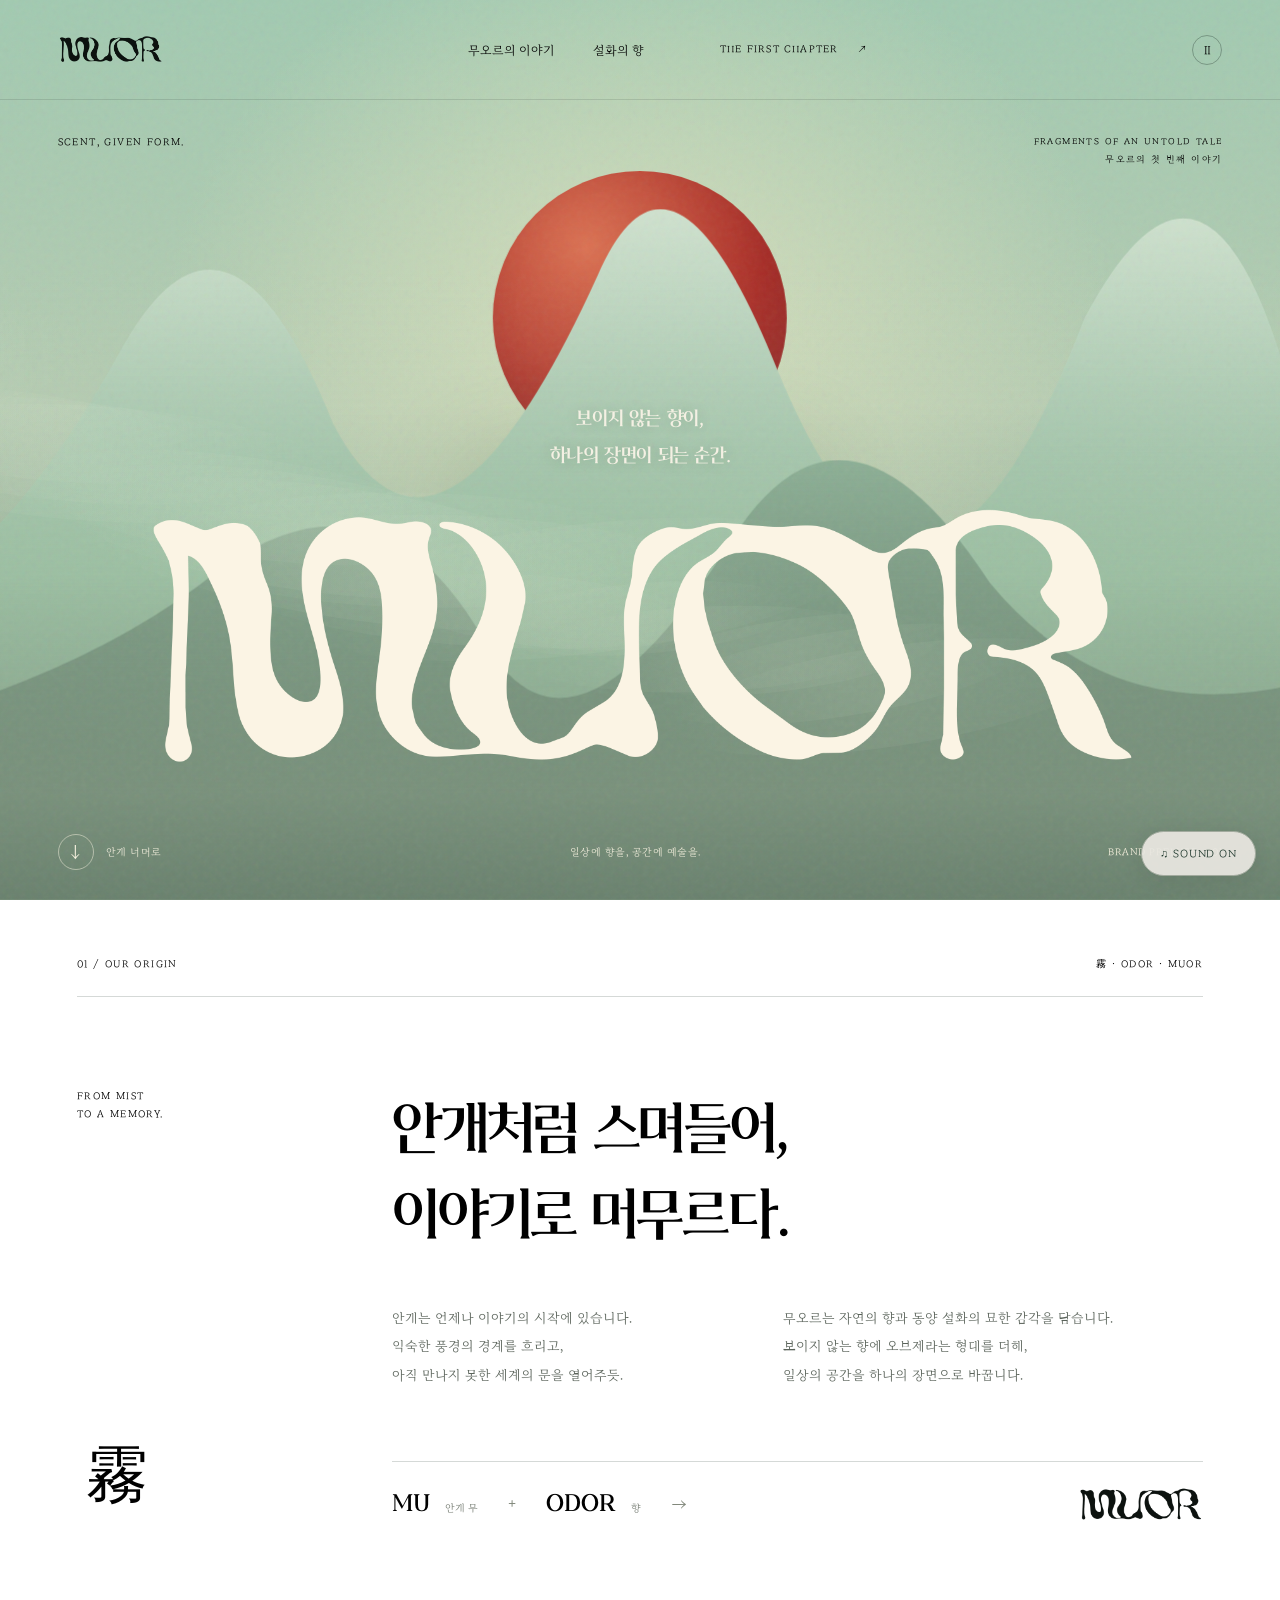
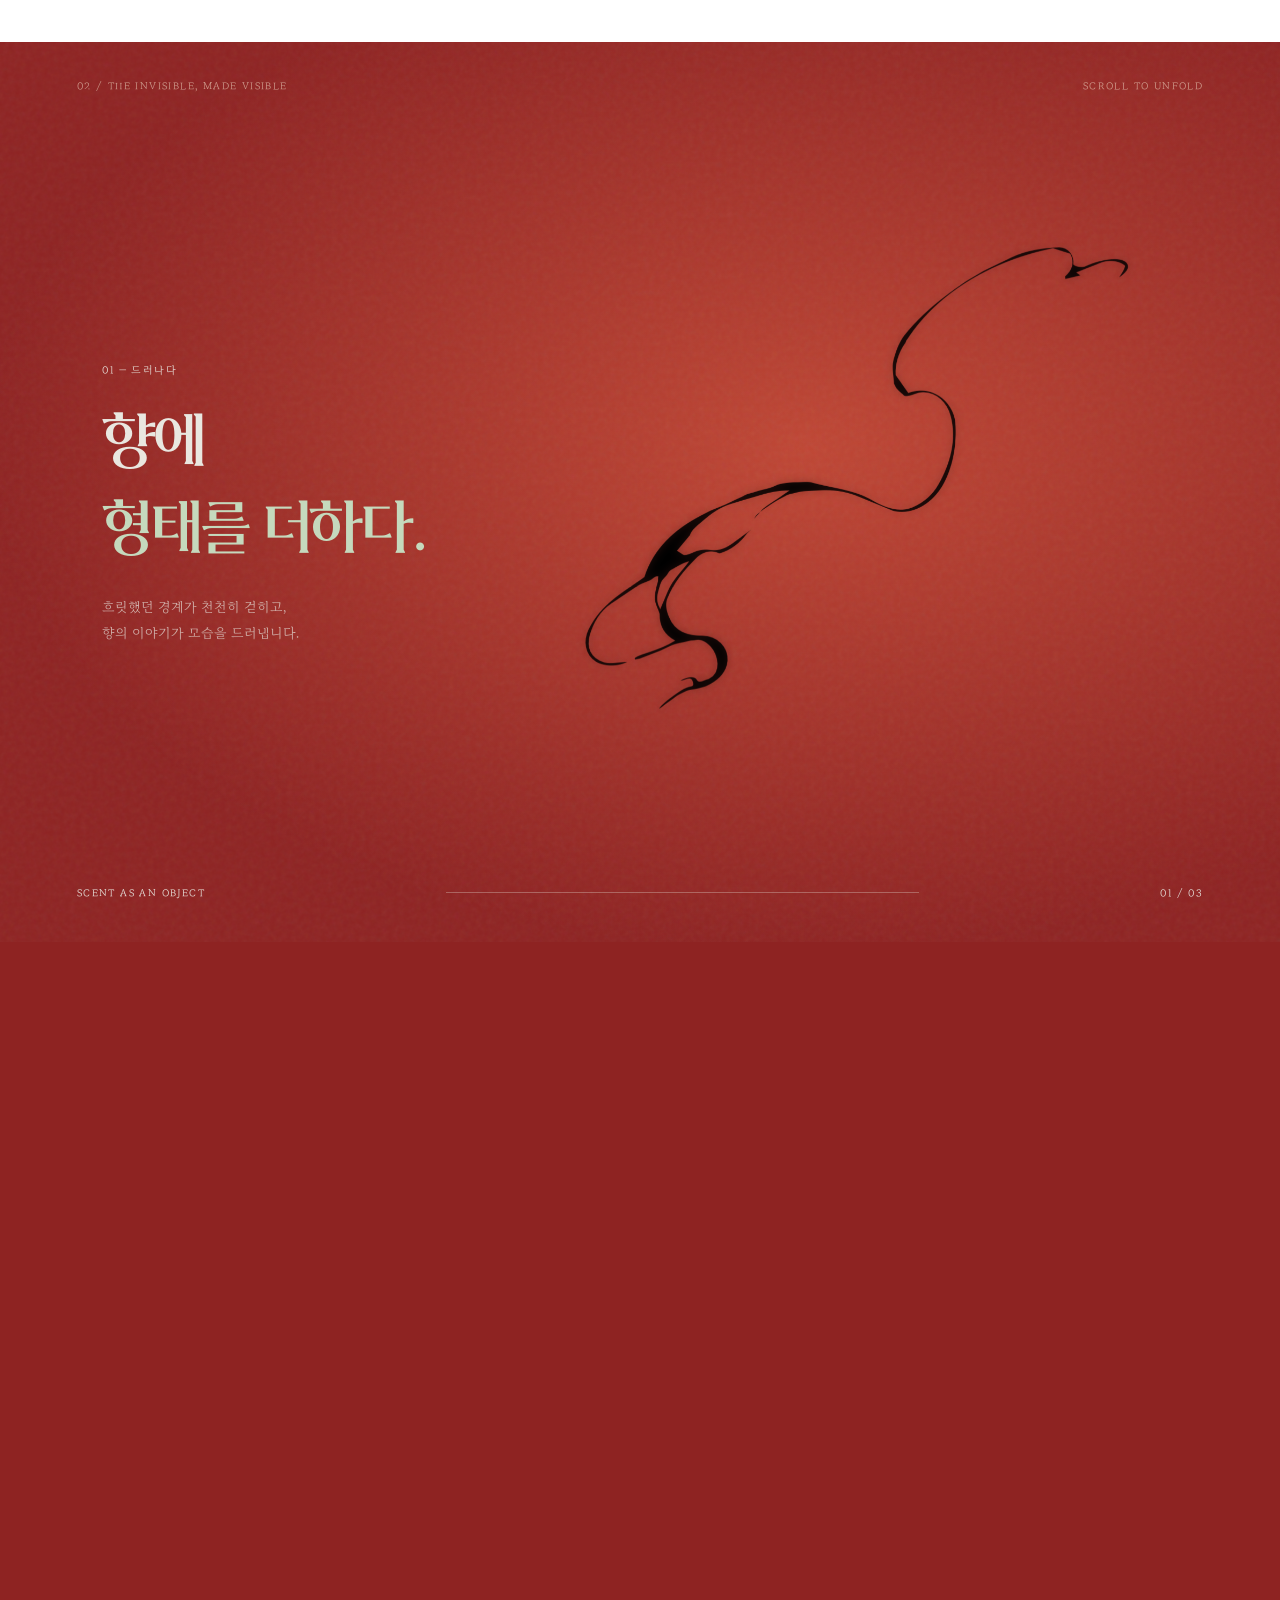
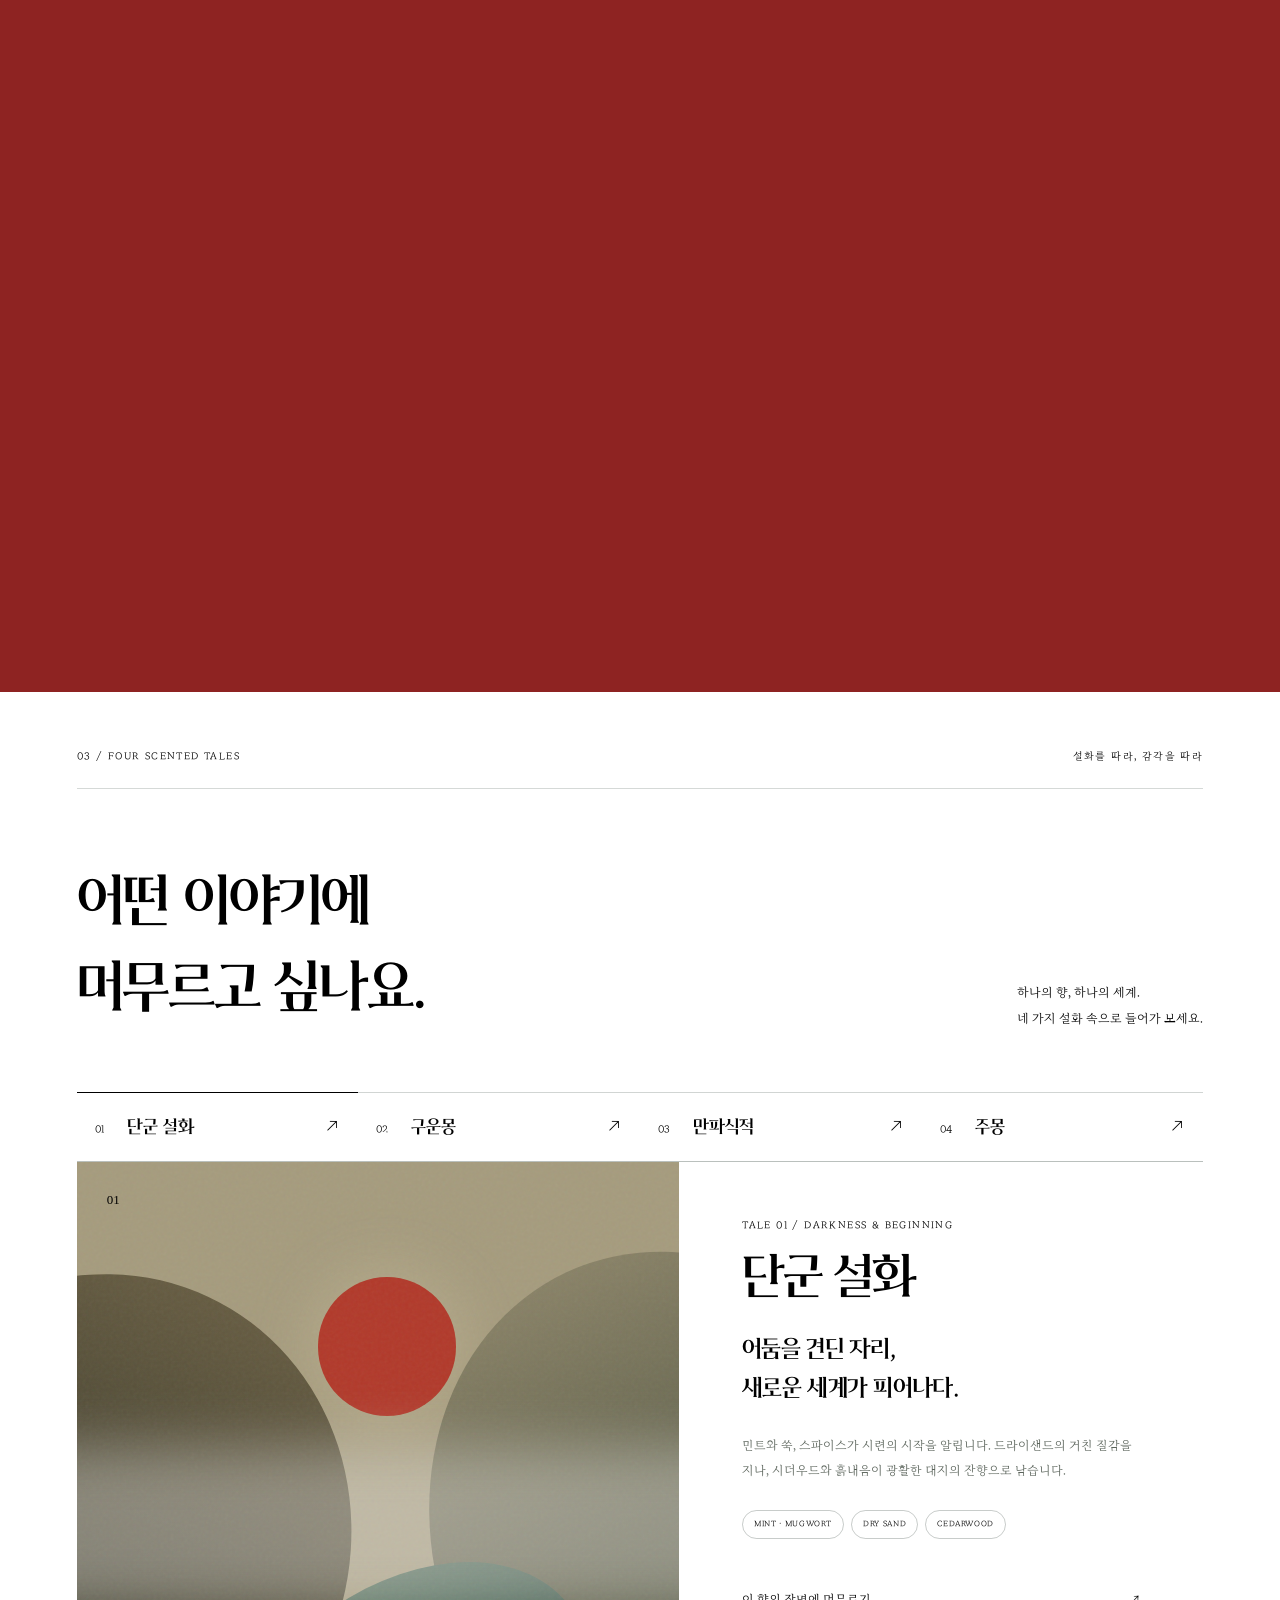
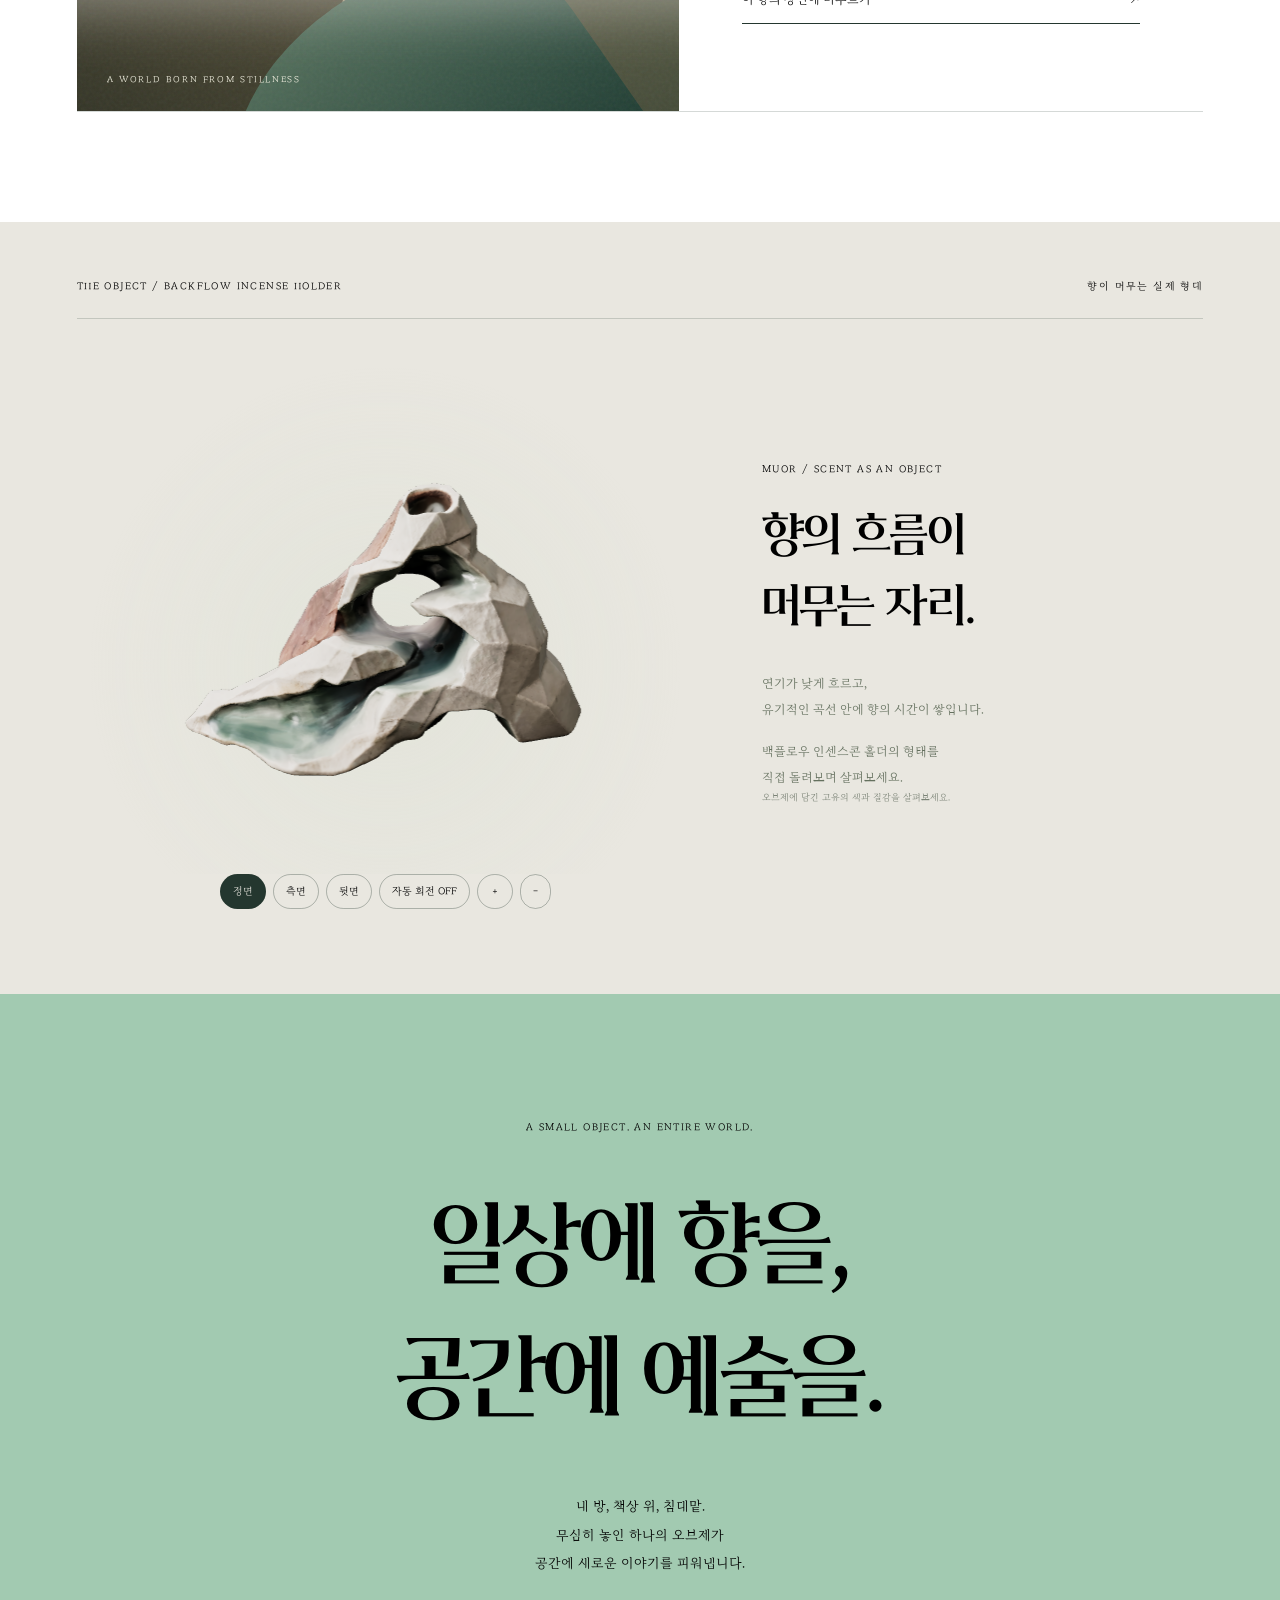
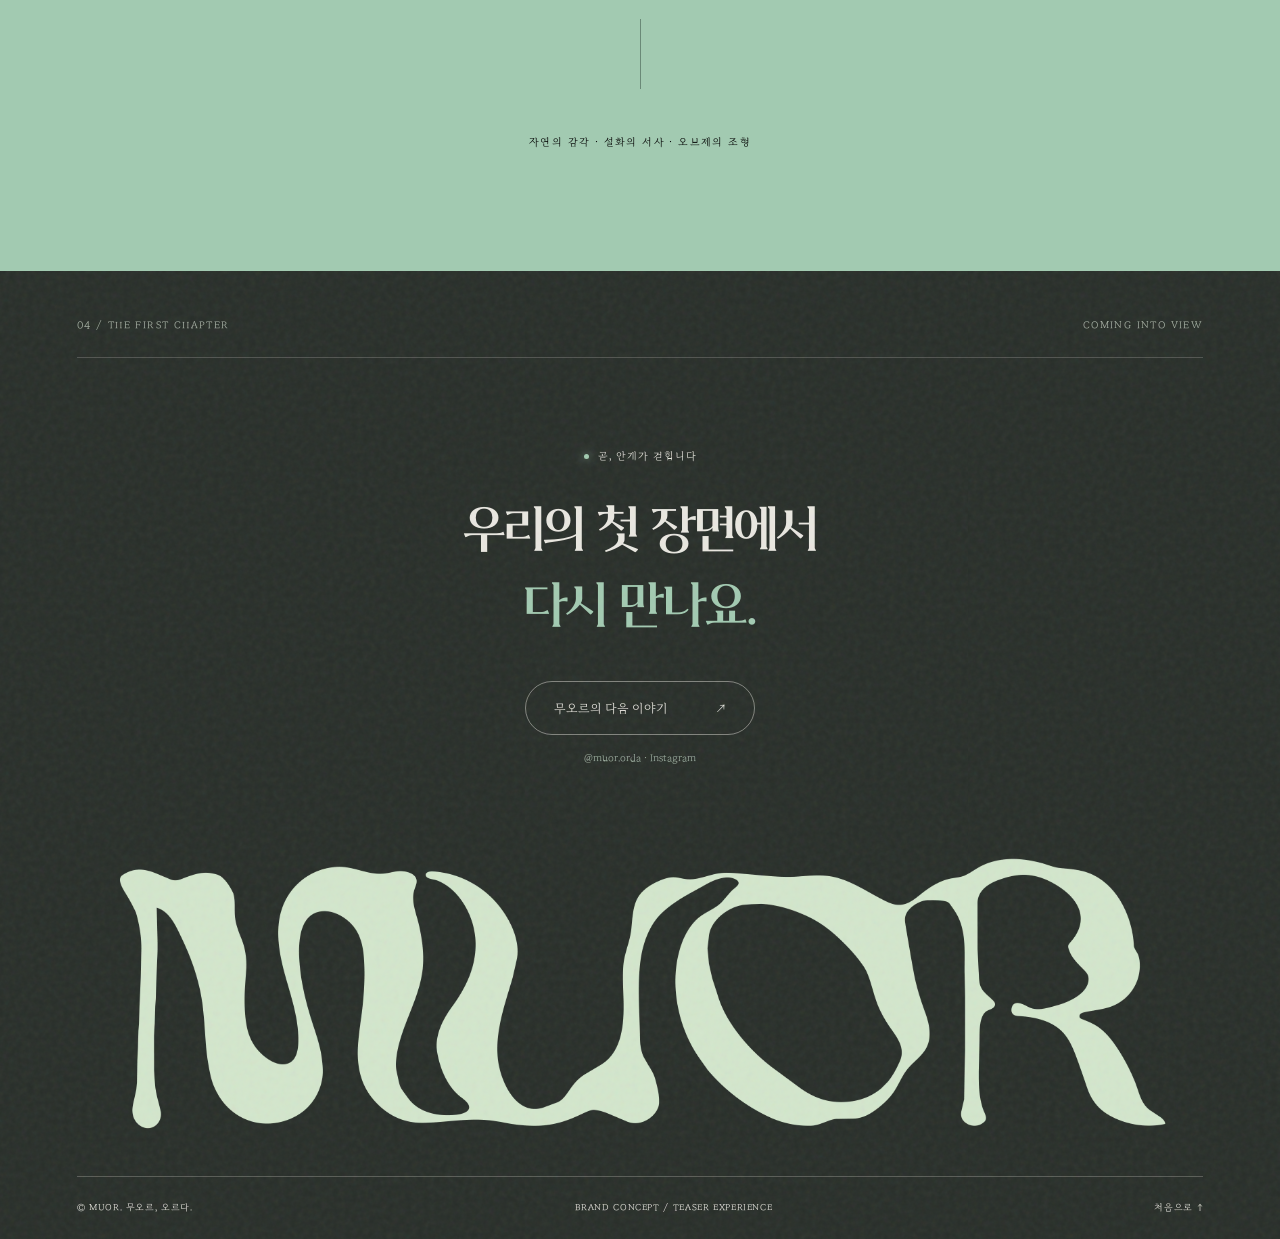
<file: MUOR_Cloudflare_GitHub/public/index.html>
<!DOCTYPE html>
<html lang="ko">
<head>
<meta charset="utf-8"><meta name="viewport" content="width=device-width, initial-scale=1">
<meta name="theme-color" content="#a2cab1"><meta name="description" content="일상에 향을, 공간에 예술을. 안개와 설화로부터 피어나는 무오르의 첫 번째 이야기.">
<title>MUOR · 무오르 — 안개 너머의 감각</title>
<link rel="stylesheet" href="style.css">
<link rel="stylesheet" href="original-refinement.css"><link rel="stylesheet" href="typography.css"></head>
<body>
<a class="skip" href="#story">브랜드 이야기로 바로가기</a>
<header><a class="brand" href="#home" aria-label="MUOR 처음으로"><img src="assets/muor-logo.png" alt="MUOR"></a><nav aria-label="주 메뉴"><a href="#story">무오르의 이야기</a><a href="#collection">설화의 향</a><a href="#opening" class="nav-open">THE FIRST CHAPTER <span>↗</span></a></nav><button class="motion" aria-label="애니메이션 일시 정지" aria-pressed="false">Ⅱ</button></header>
<main>
<section id="home" class="hero">
 <div class="hero-top"><span>SCENT, GIVEN FORM.</span><span>FRAGMENTS OF AN UNTOLD TALE<br>무오르의 첫 번째 이야기</span></div>
 <div class="hero-art" aria-hidden="true">
  <div class="orb"></div><div class="orb-shadow"></div>
  <svg class="landscape" viewBox="0 0 1440 850" preserveAspectRatio="xMidYMid slice"><defs><linearGradient id="jade" x1="0" y1="0" x2="0" y2="1"><stop stop-color="#d0e2cf"/><stop offset=".53" stop-color="#8fb89b"/><stop offset="1" stop-color="#325d4c"/></linearGradient><linearGradient id="deep" x2="0" y2="1"><stop stop-color="#88ac92"/><stop offset="1" stop-color="#16392e"/></linearGradient></defs><path class="hill back" fill="url(#jade)" d="M-150 840V600Q60 640 230 330Q330 150 430 400Q530 590 680 260Q750 100 850 350Q990 690 1140 300Q1260 75 1340 390Q1430 640 1600 430V850Z"/><path class="hill front" fill="url(#deep)" d="M-100 850V710Q170 660 320 540Q470 430 570 600Q650 750 800 520Q910 335 1050 550Q1210 745 1500 580V850Z"/></svg>
  <canvas id="mist"></canvas><div class="mist-veil"></div>
 </div>
 <div class="hero-title"><p>보이지 않는 향이,<br>하나의 장면이 되는 순간.</p><h1><img src="assets/muor-logo.png" alt="MUOR · 무오르"></h1></div>
 <div class="hero-bottom"><a class="discover" href="#story"><span class="circle">↓</span> 안개 너머로</a><span>일상에 향을, 공간에 예술을.</span><span class="edition">BRAND PRELUDE — 01</span></div>
</section>
<section class="story" id="story">
 <div class="section-meta"><span>01 / OUR ORIGIN</span><span>霧 · ODOR · MUOR</span></div>
 <div class="story-grid"><div class="story-aside"><span class="tiny">FROM MIST<br>TO A MEMORY.</span><div class="seal">霧</div></div><div><h2 class="reveal">안개처럼 스며들어,<br>이야기로 <em>머무르다.</em></h2><div class="story-copy reveal"><p>안개는 언제나 이야기의 시작에 있습니다.<br>익숙한 풍경의 경계를 흐리고,<br>아직 만나지 못한 세계의 문을 열어주듯.</p><p>무오르는 자연의 향과 동양 설화의 묘한 감각을 담습니다.<br>보이지 않는 향에 오브제라는 형태를 더해,<br>일상의 공간을 하나의 장면으로 바꿉니다.</p></div><div class="etymology reveal"><span>MU <small>안개 무</small></span><b>+</b><span>ODOR <small>향</small></span><b>→</b><img src="assets/muor-logo.png" alt="MUOR"></div></div></div>
</section>
<section class="ritual" id="ritual" aria-label="스크롤로 펼쳐지는 향의 장면">
 <div class="ritual-sticky"><div class="ritual-grain"></div><div class="ritual-head"><span>02 / THE INVISIBLE, MADE VISIBLE</span><span>SCROLL TO UNFOLD</span></div>
 <div class="ritual-ring ring-one"></div><div class="ritual-ring ring-two"></div>
 <div class="graphic-dispersal" aria-hidden="true"><img class="sculpture flow-main" src="assets/clearing-graphic.jpeg" alt=""><img class="flow-echo" src="assets/clearing-graphic.jpeg" alt=""></div>
 <div class="ritual-text"><span class="tiny" id="ritual-label">01 — 드러나다</span><h2 id="ritual-title">향에<br><em>형태를 더하다.</em></h2><p id="ritual-description">흐릿했던 경계가 천천히 걷히고,<br>향의 이야기가 모습을 드러냅니다.</p></div><div class="ritual-footer"><span>SCENT AS AN OBJECT</span><div class="ritual-track"><i></i></div><span id="ritual-count">01 / 03</span></div>
 </div>
</section>
<section class="collection" id="collection">
 <div class="section-meta"><span>03 / FOUR SCENTED TALES</span><span>설화를 따라, 감각을 따라</span></div>
 <div class="collection-heading reveal"><h2>어떤 이야기에<br><em>머무르고 싶나요.</em></h2><p>하나의 향, 하나의 세계.<br>네 가지 설화 속으로 들어가 보세요.</p></div>
 <div class="scent-tabs" role="tablist" aria-label="설화 컬렉션"><button role="tab" aria-selected="true" aria-controls="scent-panel" id="tab-0" data-scent="0"><small>01</small> 단군 설화 <span>↗</span></button><button role="tab" aria-selected="false" aria-controls="scent-panel" id="tab-1" data-scent="1" tabindex="-1"><small>02</small> 구운몽 <span>↗</span></button><button role="tab" aria-selected="false" aria-controls="scent-panel" id="tab-2" data-scent="2" tabindex="-1"><small>03</small> 만파식적 <span>↗</span></button><button role="tab" aria-selected="false" aria-controls="scent-panel" id="tab-3" data-scent="3" tabindex="-1"><small>04</small> 주몽 <span>↗</span></button></div>
 <div class="scent-panel" id="scent-panel" role="tabpanel" aria-labelledby="tab-0"><div class="scent-visual" data-scene="1"><span class="scene-number" aria-hidden="true">01</span><div class="scene-sun"></div><div class="scene-ridge ridge-a"></div><div class="scene-ridge ridge-b"></div><div class="scene-ridge ridge-c"></div><div class="scene-water"></div><div class="scene-fog"></div><span class="scene-caption">A WORLD BORN FROM STILLNESS</span></div><div class="scent-details" aria-live="polite"><span class="tiny" id="scent-eyebrow">TALE 01 / DARKNESS & BEGINNING</span><h3 id="scent-name">단군 설화</h3><p class="scent-poem" id="scent-poem">어둠을 견딘 자리,<br>새로운 세계가 피어나다.</p><p id="scent-description">민트와 쑥, 스파이스가 시련의 시작을 알립니다. 드라이샌드의 거친 질감을 지나, 시더우드와 흙내음이 광활한 대지의 잔향으로 남습니다.</p><div class="notes" id="scent-notes"><span>MINT · MUGWORT</span><span>DRY SAND</span><span>CEDARWOOD</span></div><button class="text-button" id="enter-ritual">이 향의 장면에 머무르기 <span>↗</span></button></div></div>
</section>
<section class="original-object" id="original-object"><div class="section-meta"><span>THE OBJECT / BACKFLOW INCENSE HOLDER</span><span>향이 머무는 실제 형태</span></div><div class="original-object-grid"><div class="stl-stage"><div id="stl-viewer" tabindex="0" role="img" aria-label="무오르 백플로우 인센스 홀더 3D. 드래그 또는 방향키로 회전"><span class="stl-status">오브제를 불러오는 중</span></div><div class="stl-controls"><button data-angle="0" class="active">정면</button><button data-angle="1.5708">측면</button><button data-angle="3.14159">뒷면</button><button id="stl-auto" aria-pressed="false">자동 회전 OFF</button><button id="stl-plus" aria-label="모델 확대">＋</button><button id="stl-minus" aria-label="모델 축소">−</button></div></div><div class="stl-copy"><span class="tiny">MUOR / SCENT AS AN OBJECT</span><h2>향의 흐름이<br><em>머무는 자리.</em></h2><p>연기가 낮게 흐르고,<br>유기적인 곡선 안에 향의 시간이 쌓입니다.</p><p>백플로우 인센스콘 홀더의 형태를<br>직접 돌려보며 살펴보세요.</p><small>오브제에 담긴 고유의 색과 질감을 살펴보세요.</small></div></div></section>
<section class="manifesto"><span class="tiny">A SMALL OBJECT. AN ENTIRE WORLD.</span><h2 class="reveal">일상에 <em>향</em>을,<br>공간에 <em>예술</em>을.</h2><p>내 방, 책상 위, 침대맡.<br>무심히 놓인 하나의 오브제가<br>공간에 새로운 이야기를 피워냅니다.</p><div class="manifesto-rule"></div><span class="tiny">자연의 감각 · 설화의 서사 · 오브제의 조형</span></section>
<section class="opening" id="opening"><div class="section-meta"><span>04 / THE FIRST CHAPTER</span><span>COMING INTO VIEW</span></div><div class="opening-main"><span class="status"><i></i> 곧, 안개가 걷힙니다</span><h2>우리의 첫 장면에서<br><em>다시 만나요.</em></h2><a class="opening-link" href="https://www.instagram.com/muor.orda/" target="_blank" rel="noopener noreferrer">무오르의 다음 이야기 <span>↗</span></a><p>@muor.orda · Instagram</p></div><img class="footer-logo" src="assets/muor-logo.png" alt="MUOR"><footer><span>© MUOR. 무오르, 오르다.</span><span>BRAND CONCEPT / TEASER EXPERIENCE</span><a href="#home">처음으로 ↑</a></footer></section>
</main>
<dialog id="immersive" aria-labelledby="immersive-title"><div class="immersive-bg"></div><button id="close-immersive" aria-label="향의 장면 닫기">닫기 ×</button><span class="tiny">A MOMENT WITH MUOR</span><h2 id="immersive-title">구운몽</h2><p id="immersive-copy">꿈의 끝에서, 비로소 선명해지는 것들.</p><div class="breath-orb" aria-hidden="true"></div><p class="breath-guide">잠시, 천천히.<br><small>피어오르는 향의 흐름에 시선을 맡겨보세요.</small></p><span class="tiny immersive-note">SCENT VISUALIZATION · 향을 시각으로 해석한 장면</span></dialog>
<button class="bgm-toggle" id="bgm-toggle" aria-pressed="false" aria-label="배경음악 재생">♫ SOUND ON</button><script src="bgm.js"></script><script src="app.js"></script><script type="module" src="original-model.js"></script>
</body></html>
</file>
<file: MUOR_Cloudflare_GitHub/public/style.css>
500;600&display=swap');
:root{--paper:#e9e7e0;--jade:#a2cab1;--red:#ac2f28;--ink:#24372f;--serif:'Noto Serif KR',Batang,serif;--sans:Arial,'Apple SD Gothic Neo','Malgun Gothic',sans-serif}*{box-sizing:border-box}html{scroll-behavior:smooth;scroll-padding-top:80px}body{margin:0;background:var(--paper);color:var(--ink);font-family:var(--sans);-webkit-font-smoothing:antialiased}a{color:inherit;text-decoration:none}button{font:inherit;color:inherit;cursor:pointer}button,a{-webkit-tap-highlight-color:transparent}button:focus-visible,a:focus-visible{outline:2px solid currentColor;outline-offset:6px}button{border:0;background:none}::selection{background:#8e2322;color:var(--paper)}.skip{position:fixed;top:-100px;background:var(--paper);padding:20px;z-index:100}.skip:focus{top:0}header{position:absolute;top:0;left:0;width:100%;height:100px;display:flex;align-items:center;justify-content:space-between;padding:0 4.5%;z-index:10;border-bottom:1px solid #24372f24}.brand img{width:105px;display:block}nav{display:flex;align-items:center;gap:38px;font-size:12px}nav a{padding:12px 0}nav a:hover{color:var(--red)}.nav-open{margin-left:38px;font-size:10px;letter-spacing:.12em}.nav-open span{margin-left:15px}.motion{border:1px solid #24372f55;border-radius:50%;width:30px;height:30px;margin-left:20px;font-size:12px}h1,h2,h3,p{margin:0}h2,h3{font-family:var(--serif);font-weight:400;letter-spacing:-.065em}em{font-style:normal;color:var(--red)}.tiny,.section-meta,.hero-top,.hero-bottom,.ritual-head,.ritual-footer{font-size:10px;letter-spacing:.14em;line-height:1.8}.hero{height:100svh;min-height:740px;background:#a2cab1;position:relative;isolation:isolate;overflow:hidden}.hero-top{position:absolute;top:133px;left:4.5%;right:4.5%;display:flex;justify-content:space-between;z-index:3}.hero-top>span:last-child{text-align:right;font-size:9px;line-height:2}.hero-art{position:absolute;inset:0;overflow:hidden;z-index:-1;background:radial-gradient(ellipse at 50% 38%,#d6dfbd 0,transparent 53%),linear-gradient(#a2cab1,#b5cbb1 45%,#587c67)}.orb{position:absolute;width:23vw;height:23vw;min-width:220px;min-height:220px;left:50%;top:19%;border-radius:50%;transform:translateX(-50%);background:radial-gradient(circle at 32% 26%,#db7253,#ac2f28 60%,#8e2322);box-shadow:inset -15px -20px 40px #5c1d2520;will-change:transform}.orb-shadow{position:absolute;top:50%;left:36%;width:28%;height:15%;background:#354b31;filter:blur(45px);opacity:.2}.landscape{width:100%;height:100%;position:absolute;inset:0}.hill{transform-origin:center;will-change:transform}.hero-art:after,.ritual-grain:after,.scent-visual:after,.opening:after{content:'';position:absolute;inset:0;pointer-events:none;opacity:.13;background-image:url("data:image/svg+xml,%3Csvg viewBox='0 0 180 180' xmlns='http://www.w3.org/2000/svg'%3E%3Cfilter id='n'%3E%3CfeTurbulence type='fractalNoise' baseFrequency='.9' numOctaves='3' stitchTiles='stitch'/%3E%3C/filter%3E%3Cpath fill='%23fff' filter='url(%23n)' opacity='.5' d='M0 0h180v180H0z'/%3E%3C/svg%3E")}#mist{position:absolute;inset:0;width:100%;height:100%;opacity:.7}.mist-veil{position:absolute;inset:0;background:linear-gradient(transparent 30%,#b6ccb417 50%,#d4ddbf70 88%);pointer-events:none}.hero-title{position:absolute;bottom:13%;width:100%;padding:0 10.5%;text-align:center}.hero-title p{font-family:var(--serif);font-size:clamp(16px,1.5vw,24px);line-height:1.9;letter-spacing:-.04em;margin-bottom:23px;color:#f4f0e3;text-shadow:0 1px 15px #173a2c30}.hero-title img{display:block;width:min(100%,1050px);margin:auto;filter:brightness(0) invert(94%) sepia(9%) saturate(270%) hue-rotate(4deg);aspect-ratio:400/113;object-fit:contain}.hero-bottom{position:absolute;bottom:30px;left:4.5%;right:4.5%;display:flex;justify-content:space-between;align-items:center;color:#f6f1df;letter-spacing:.05em}.discover{display:flex;align-items:center;gap:12px}.circle{width:36px;height:36px;border:1px solid #f6f1df80;border-radius:50%;display:grid;place-items:center;font-size:16px}.discover:hover .circle{background:#e9e7e0;color:var(--ink)}.section-meta{display:flex;justify-content:space-between;border-bottom:1px solid #24372f30;padding-bottom:23px}.story{padding:55px 6% 120px}.story-grid{display:grid;grid-template-columns:1fr 3fr;gap:4%;padding-top:90px}.story-aside{display:flex;flex-direction:column;justify-content:space-between;align-items:flex-start}.seal{font-family:var(--serif);color:var(--red);font-size:62px;line-height:1;border:1px solid var(--red);padding:12px 9px}.story h2,.collection h2{font-size:clamp(32px,4.5vw,70px);line-height:1.5}.story-copy{display:grid;grid-template-columns:1fr 1.2fr;gap:40px;margin-top:45px;font-size:13px;line-height:2.2;color:#5a635a;word-break:keep-all}.etymology{display:flex;align-items:center;gap:30px;margin-top:70px;padding-top:25px;border-top:1px solid #24372f30}.etymology>span{font-family:Georgia,serif;font-size:24px}.etymology small{font:10px var(--sans);margin-left:8px;color:#6e756b}.etymology b{font-weight:400;color:#80877a}.etymology img{width:125px;margin-left:auto}.ritual{height:250vh;background:#8e2322;color:#e9e7e0}.ritual-sticky{height:100svh;min-height:620px;position:sticky;top:0;overflow:hidden;background:radial-gradient(ellipse at 63% 45%,#bf4634,#8e2322 72%)}.ritual-grain{position:absolute;inset:0}.ritual-head{position:absolute;top:35px;left:6%;right:6%;display:flex;justify-content:space-between;color:#efdac4a6}.ritual-ring{position:absolute;width:56vw;height:56vw;border:1px solid #e9e7e021;border-radius:50%;top:50%;left:66%;transform:translate(-50%,-50%)}.ring-two{width:43vw;height:43vw}.sculpture{position:absolute;width:50%;height:86%;left:40%;top:5%;overflow:visible;will-change:transform}.ritual-text{position:absolute;left:8%;top:35%;z-index:2}.ritual-text h2{font-size:clamp(34px,4.7vw,72px);line-height:1.45;margin:20px 0 22px}.ritual-text em{color:#c5d9bd}.ritual-text p{font-size:13px;line-height:2;color:#e9e7e0b5}.ritual-footer{position:absolute;bottom:40px;left:6%;right:6%;display:flex;justify-content:space-between;align-items:center}.ritual-track{height:1px;background:#e9e7e050;width:42%;position:relative}.ritual-track i{position:absolute;height:2px;background:#d6dfbd;width:0;left:0}.collection{padding:55px 6% 110px}.collection-heading{display:flex;justify-content:space-between;align-items:flex-end;padding:70px 0 60px}.collection-heading p{font-size:12px;line-height:2.2;word-break:keep-all}.scent-tabs{display:grid;grid-template-columns:repeat(4,1fr);border-bottom:1px solid #24372f50}.scent-tabs button{padding:24px 18px;border-top:1px solid #24372f35;text-align:left;font-family:var(--serif);font-size:18px;transition:background .3s}.scent-tabs small{font:10px var(--sans);margin-right:18px}.scent-tabs button span{float:right}.scent-tabs button[aria-selected=true]{background:var(--ink);color:var(--paper);border-color:var(--ink)}.scent-tabs button:hover{background:#a2cab160}.scent-tabs button[aria-selected=true]:hover{background:var(--ink)}.scent-panel{display:grid;grid-template-columns:1.15fr 1fr;min-height:550px;border-bottom:1px solid #24372f30}.scent-visual{position:relative;overflow:hidden;background:#b2c0b1;min-height:520px;isolation:isolate;transition:background 1s}.scene-number{position:absolute;top:30px;left:30px;font:13px Georgia;z-index:2}.scene-sun{position:absolute;width:32%;aspect-ratio:1;border-radius:50%;left:35%;top:16%;background:#d6b0a0;box-shadow:0 0 70px #ead9b550;transition:all 1s}.scene-ridge{position:absolute;width:85%;height:70%;background:linear-gradient(140deg,#728c78,#243c35);border-radius:50% 50% 0 0;bottom:-32%;left:-15%;transform:rotate(25deg);transition:all 1.2s}.ridge-b{left:35%;bottom:-25%;background:linear-gradient(115deg,#91a28c,#385848);transform:rotate(-25deg)}.ridge-c{width:65%;height:50%;left:23%;bottom:-27%;background:linear-gradient(#536e5b,#1f3c32);transform:rotate(-35deg)}.scene-fog{position:absolute;width:160%;height:30%;top:52%;left:-30%;background:#e9e7e067;filter:blur(28px);animation:drift 12s infinite alternate ease-in-out}.scene-caption{position:absolute;bottom:25px;left:30px;font-size:9px;letter-spacing:.18em;z-index:2;color:#efeedf}.scene-water{position:absolute;inset:66% 0 0;opacity:0;background:repeating-radial-gradient(ellipse at 50% -70%,transparent 0 12px,#dce4d640 14px 15px,transparent 18px 30px);transition:opacity 1s}.scent-visual[data-scene="1"]{background:#a59b7d}.scent-visual[data-scene="1"] .scene-sun{background:#b1392a;width:23%;top:21%;left:40%}.scent-visual[data-scene="1"] .ridge-a{background:linear-gradient(#655b41,#272b20);height:100%;left:-40%;bottom:-20%}.scent-visual[data-scene="1"] .ridge-b{background:linear-gradient(#888166,#2c3727);left:60%;height:110%;bottom:-25%}.scent-visual[data-scene="2"]{background:#92bdb5}.scent-visual[data-scene="2"] .scene-water{opacity:1}.scent-visual[data-scene="2"] .scene-sun{background:#e4ddba;width:28%;top:24%}.scent-visual[data-scene="2"] .scene-ridge{bottom:-50%}.scent-visual[data-scene="3"]{background:#6a797b}.scent-visual[data-scene="3"] .scene-sun{background:#b4bcc0;box-shadow:inset -20px -10px 20px #4c575b;width:20%;top:20%}.scent-visual[data-scene="3"] .scene-ridge{border-radius:0;transform:rotate(40deg);background:linear-gradient(135deg,#a4a7a0,#252e2e);bottom:-37%}.scent-details{padding:50px 12% 45px}.scent-details h3{font-size:49px;margin:15px 0 24px}.scent-poem{font-family:var(--serif);font-size:24px;line-height:1.65;letter-spacing:-.05em;margin-bottom:24px}.scent-details>p:not(.scent-poem){font-size:12px;line-height:2.1;color:#5a635a;word-break:keep-all}.notes{display:flex;gap:7px;flex-wrap:wrap;margin:27px 0 36px}.notes span{font-size:8px;letter-spacing:.08em;padding:8px 11px;border:1px solid #24372f40;border-radius:20px}.text-button{width:100%;padding:16px 0;border-bottom:1px solid #24372f;text-align:left;font-size:12px}.text-button span{float:right}.text-button:hover{color:var(--red)}.manifesto{padding:120px 5%;background:#a2cab1;text-align:center;position:relative;overflow:hidden}.manifesto h2{font-size:clamp(48px,7.2vw,110px);line-height:1.45;margin:45px 0}.manifesto p{font-size:13px;line-height:2.2}.manifesto-rule{width:1px;height:70px;background:#24372f70;margin:40px auto}.opening{background:#282e29;color:#e9e7e0;padding:45px 6% 0;position:relative;isolation:isolate}.opening .section-meta{border-color:#e9e7e035;color:#a9b3a7}.opening-main{text-align:center;padding:85px 0 80px}.status{display:inline-flex;gap:9px;align-items:center;font-size:10px;letter-spacing:.1em}.status i{width:5px;height:5px;border-radius:50%;background:#a2cab1;box-shadow:0 0 10px #a2cab1}.opening h2{font-size:clamp(32px,4vw,64px);line-height:1.5;margin:28px 0 35px}.opening em{color:#a2cab1}.opening-link{border:1px solid #e9e7e075;border-radius:50px;display:inline-flex;padding:18px 28px;gap:48px;font-size:12px;transition:.3s}.opening-link:hover{background:#a2cab1;color:#24372f}.opening-main>p{font-size:10px;margin-top:17px;color:#9aab9d}.footer-logo{width:100%;display:block;filter:brightness(0) invert(86%) sepia(10%) saturate(350%) hue-rotate(60deg);padding:0 2% 25px}footer{padding:25px 0;display:flex;justify-content:space-between;border-top:1px solid #e9e7e040;font-size:9px;letter-spacing:.07em}.reveal{opacity:1;transform:none}body.js .reveal{opacity:0;transform:translateY(24px);transition:opacity 1s,transform 1s}body.js .reveal.visible{opacity:1;transform:none}dialog{border:0;padding:90px 25px 50px;width:100vw;max-width:none;height:100svh;max-height:none;margin:0;background:#24372f;color:#e9e7e0;text-align:center;overflow:auto}dialog::backdrop{background:#24372f}dialog> *{position:relative;z-index:1}#close-immersive{position:absolute;right:5%;top:30px;padding:12px;border-bottom:1px solid #e9e7e070;font-size:12px}.immersive-bg{position:absolute;inset:0;background:radial-gradient(ellipse at center,#668f72,#1c3028);z-index:0}dialog h2{font-size:clamp(42px,6vw,80px);margin:20px 0}dialog>p{font-family:var(--serif);font-size:17px;line-height:1.9}.breath-orb{width:150px;height:150px;border-radius:50%;margin:45px auto;background:radial-gradient(circle at 35% 30%,#e1e3be,#9eb69a 40%,#62856c80 70%);box-shadow:0 0 80px #a2cab170;animation:breathe 8s infinite ease-in-out}.breath-guide small{font:12px var(--sans);color:#c0c9bb}.immersive-note{display:block;margin-top:40px;font-size:8px}.paused *, .paused *:before,.paused *:after{animation-play-state:paused!important}.paused .reveal{opacity:1!important;transform:none!important}@keyframes drift{from{transform:translate(-4%,0) rotate(-6deg)}to{transform:translate(10%,18%) rotate(4deg)}}@keyframes breathe{0%,100%{transform:scale(.8);opacity:.65}50%{transform:scale(1.22);opacity:1}}
@media(min-width:1700px){.hero-title{padding:0 17%}.story,.collection{padding-left:10%;padding-right:10%}}
@media(max-width:760px){header{height:76px;padding:0 6%}.brand img{width:84px}nav{gap:16px;font-size:10px}nav>a:first-child{display:none}.nav-open{margin-left:0;font-size:8px}.nav-open span{margin-left:4px}.motion{margin-left:10px;width:27px;height:27px}.hero{min-height:650px;max-height:1050px}.hero-top{top:106px;left:6%;right:6%;font-size:8px}.hero-top>span:last-child{font-size:7px}.orb{top:25%;width:52vw;height:52vw}.landscape{width:180%;left:-40%}.hero-title{bottom:17%;padding:0 5%}.hero-title p{font-size:17px;margin-bottom:40px}.hero-title img{width:100%}.hero-bottom{left:6%;right:6%;bottom:25px;font-size:8px}.hero-bottom>span:nth-child(2){text-align:right}.edition{display:none}.section-meta{font-size:8px;letter-spacing:.07em;gap:15px}.story{padding:35px 7% 70px}.story-grid{grid-template-columns:1fr;padding-top:50px}.story-aside{display:none}.story-copy{grid-template-columns:1fr;gap:23px;font-size:12px;margin-top:30px}.etymology{gap:15px;margin-top:40px}.etymology>span{font-size:20px}.etymology small{display:block;font-size:9px;margin:5px 0 0}.etymology img{width:95px}.ritual{height:220vh}.ritual-sticky{min-height:650px}.ritual-head{font-size:7px;top:25px}.ritual-text{left:7%;top:16%}.ritual-text h2{font-size:38px;margin:15px 0}.ritual-text p{font-size:11px}.sculpture{left:20%;top:33%;width:80%;height:61%}.ritual-ring{width:100vw;height:100vw;left:64%;top:62%}.ring-two{width:76vw;height:76vw}.ritual-footer{font-size:7px;bottom:25px}.ritual-track{width:30%}.collection{padding:35px 6% 60px}.collection-heading{padding:45px 0 35px;display:block}.collection-heading p{margin-top:20px;font-size:11px}.collection h2{font-size:34px}.scent-tabs button{font-size:13px;padding:17px 7px}.scent-tabs small{font-size:8px;display:block;margin:0 0 7px}.scent-tabs button span{font-size:10px}.scent-panel{grid-template-columns:1fr}.scent-visual{min-height:350px;aspect-ratio:1.1}.scent-details{padding:35px 5% 40px}.scent-details h3{font-size:40px;margin:12px 0 18px}.scent-poem{font-size:23px}.notes{margin:22px 0}.manifesto{padding:75px 7%}.manifesto h2{font-size:49px;margin:32px 0}.manifesto p{font-size:12px}.opening{padding:32px 6% 0}.opening-main{padding:65px 0}.opening h2{font-size:33px}.footer-logo{padding-bottom:30px}footer{font-size:8px;gap:10px}footer>span:nth-child(2){display:none}.breath-orb{width:120px;height:120px;margin:50px auto}.tiny{font-size:9px}}
@media(prefers-reduced-motion:reduce){html{scroll-behavior:auto}*,*:before,*:after{animation:none!important;transition:none!important}body.js .reveal{opacity:1;transform:none}.ritual{height:100svh}.ritual-sticky{position:relative}.hero-art .orb,.hill,.sculpture{transform:none!important}.orb{margin-left:-11.5vw}#mist{display:none}}
</file>
<file: MUOR_Cloudflare_GitHub/public/original-refinement.css>
.graphic-dispersal{position:absolute;left:43%;top:15%;width:49%;height:69%;mix-blend-mode:multiply;pointer-events:none}.graphic-dispersal .sculpture,.flow-echo{position:absolute;inset:0;width:100%;height:100%;object-fit:contain;will-change:transform,opacity,filter;transform-origin:50% 50%}.flow-echo{opacity:.2;filter:blur(5px)}.ritual-ring{display:none}.original-object{padding:55px 6% 85px;background:#e9e7e0}.original-object-grid{display:grid;grid-template-columns:1.4fr 1fr;gap:6%;padding-top:35px;align-items:center}.stl-stage{min-width:0}#stl-viewer{width:100%;height:520px;position:relative;touch-action:pan-y;overflow:hidden;cursor:grab;background:radial-gradient(ellipse at 50% 60%,#d6dfcf55,transparent 68%)}#stl-viewer canvas{display:block;width:100%;height:100%;touch-action:pan-y}#stl-viewer:active{cursor:grabbing}.stl-status{position:absolute;top:50%;left:0;right:0;text-align:center;font-size:12px;color:#626e60}.stl-controls{display:flex;gap:7px;justify-content:center;flex-wrap:wrap}.stl-controls button{padding:10px 12px;border:1px solid #24372f50;border-radius:30px;font-size:10px}.stl-controls .active{background:#24372f;color:#e9e7e0}.stl-copy h2{font-size:clamp(34px,3.7vw,58px);line-height:1.5;margin:23px 0 27px}.stl-copy p{font-size:12px;line-height:2.2;color:#64705e;margin-top:15px}.stl-copy small{display:block;font-size:9px;line-height:1.8;color:#7a8275}.stl-colors{display:flex;gap:12px;align-items:center;margin:27px 0}.stl-colors button{width:24px;height:24px;border-radius:50%;background:var(--color);border:1px solid #24372f30;outline-offset:4px}.stl-colors button[aria-pressed=true]{outline:1px solid #24372f}.stl-colors span{font-size:10px;margin-left:10px}#stl-viewer:focus-visible{outline:1px solid #24372f;outline-offset:5px}
@media(max-width:760px){.graphic-dispersal{left:28%;top:37%;width:69%;height:48%}.original-object{padding:35px 6% 60px}.original-object-grid{grid-template-columns:1fr;gap:35px;padding-top:10px}#stl-viewer{height:390px}.stl-controls{gap:5px}.stl-controls button{padding:10px 10px;font-size:9px}.stl-copy{padding:0 3%}.stl-copy h2{font-size:35px;margin:18px 0}.stl-copy p{font-size:11px}}
@media(prefers-reduced-motion:reduce){.graphic-dispersal .sculpture{transform:none!important;filter:none!important;opacity:1!important}.flow-echo{display:none}}
.bgm-toggle{position:fixed;right:24px;bottom:24px;z-index:100;border:1px solid #a2aa9e;border-radius:30px;background:#e9e7e0ee;color:#20392e;font:11px Arial,sans-serif;letter-spacing:.08em;padding:14px 18px;cursor:pointer;box-shadow:0 4px 22px #0001}.bgm-toggle:focus-visible{outline:2px solid #ac2f28;outline-offset:3px}@media(max-width:600px){.bgm-toggle{right:16px;bottom:calc(16px + env(safe-area-inset-bottom));padding:12px 15px}}
</file>
<file: MUOR_Cloudflare_GitHub/public/typography.css>
@font-face{font-family:"MUOR Title";font-style:normal;font-weight:400;font-display:swap;src:url("assets/fonts/KMU80SungkokSerif.woff") format("woff");}
@font-face{font-family:"MUOR Body";font-style:normal;font-weight:400;font-display:swap;src:url("assets/fonts/MaruBuri-Regular.woff") format("woff");}
@font-face{font-family:"MUOR Body";font-style:normal;font-weight:700;font-display:swap;src:url("assets/fonts/MaruBuri-Bold.woff") format("woff");}

:root{--serif:"MUOR Title","MUOR Body",serif;--sans:"MUOR Body",serif}
body{font-family:var(--sans)}
body *{font-family:inherit}
h1,h2,h3,h4,h5,h6,.hero-title p,.scent-tabs button,.scent-poem,.seal,dialog>p,.etymology>span{font-family:var(--serif);font-weight:400}
nav,button,input,textarea,select,.tiny,.section-meta,.hero-top,.hero-bottom,.ritual-head,.ritual-footer,.scent-tabs small,.etymology small,.bgm-toggle,.presentation-toggle{font-family:var(--sans)}
h1 *,h2 *,h3 *,h4 *,h5 *,h6 *,.scent-poem *,.hero-title p *{font-family:inherit}

/* Slightly more open title tracking. */
h2,h3{letter-spacing:-.04em}
.hero-title p{letter-spacing:-.02em}
.scent-poem{letter-spacing:-.03em}
</file>
